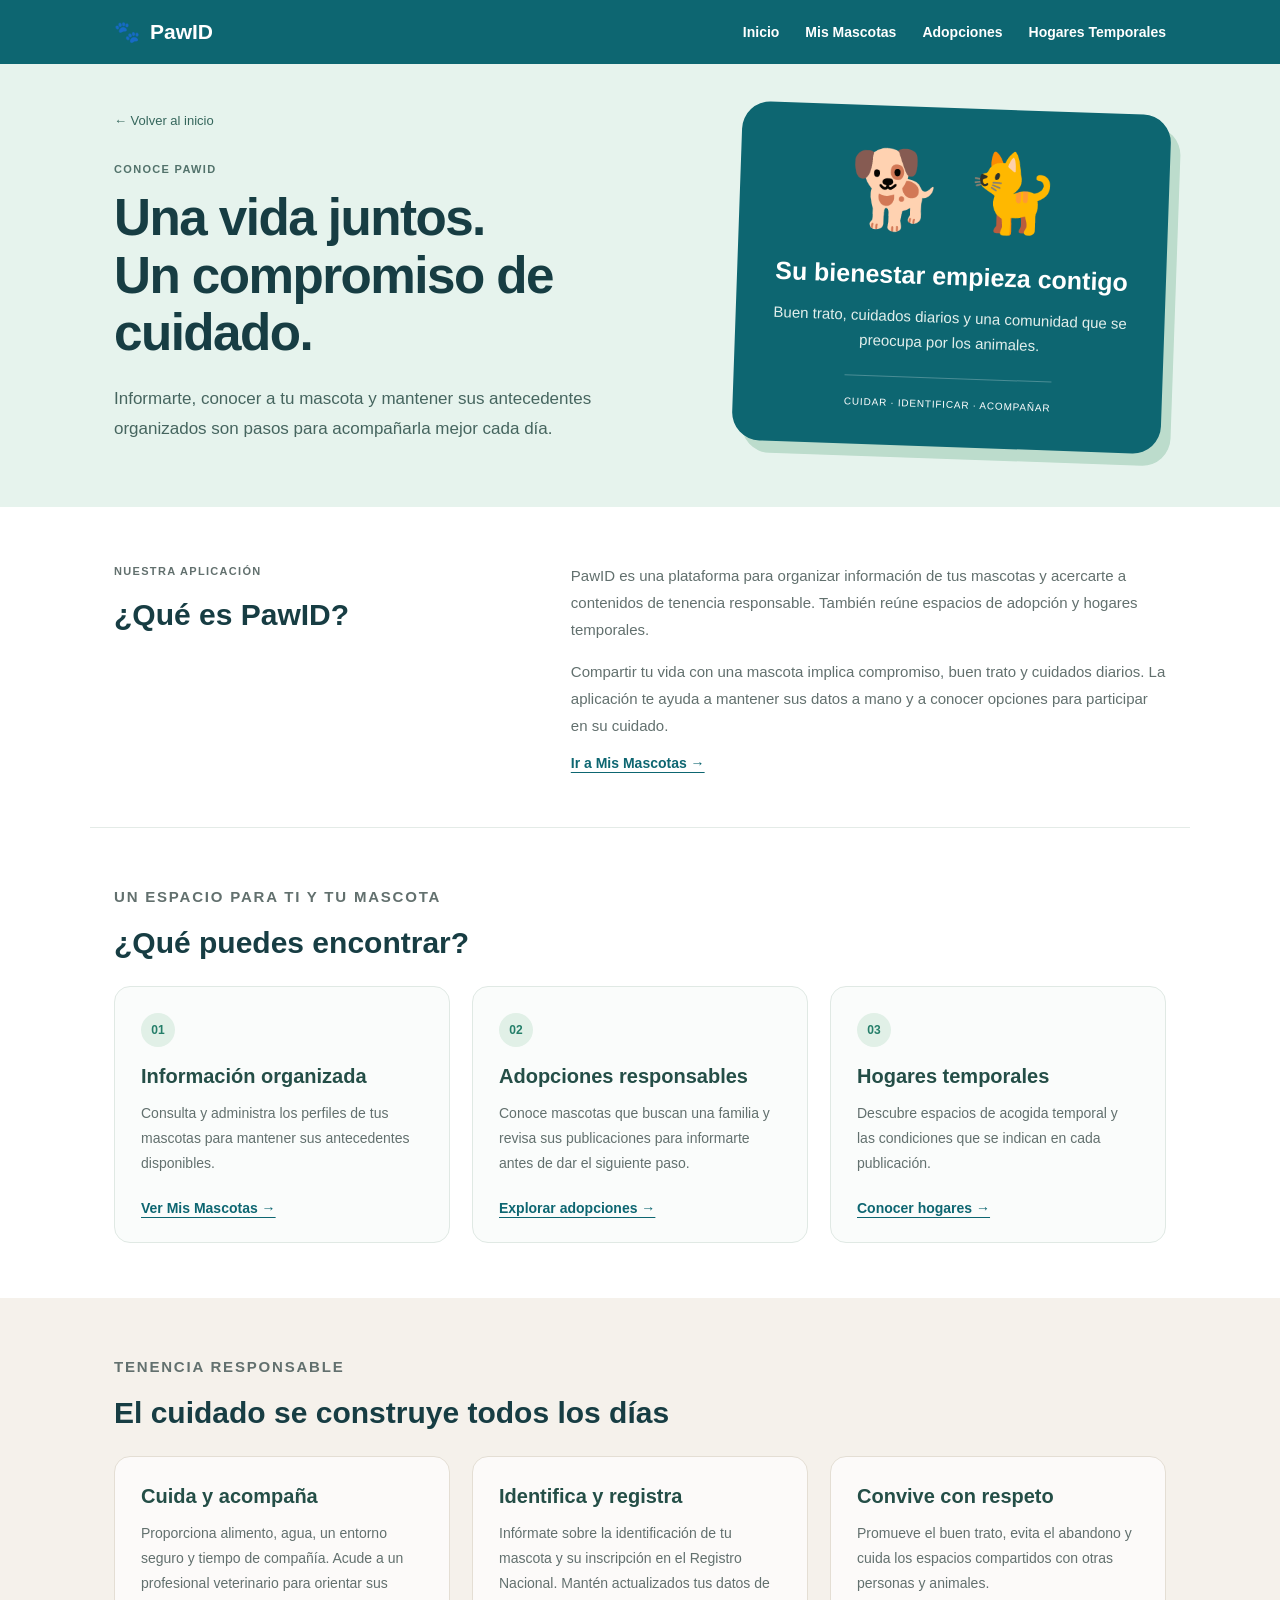
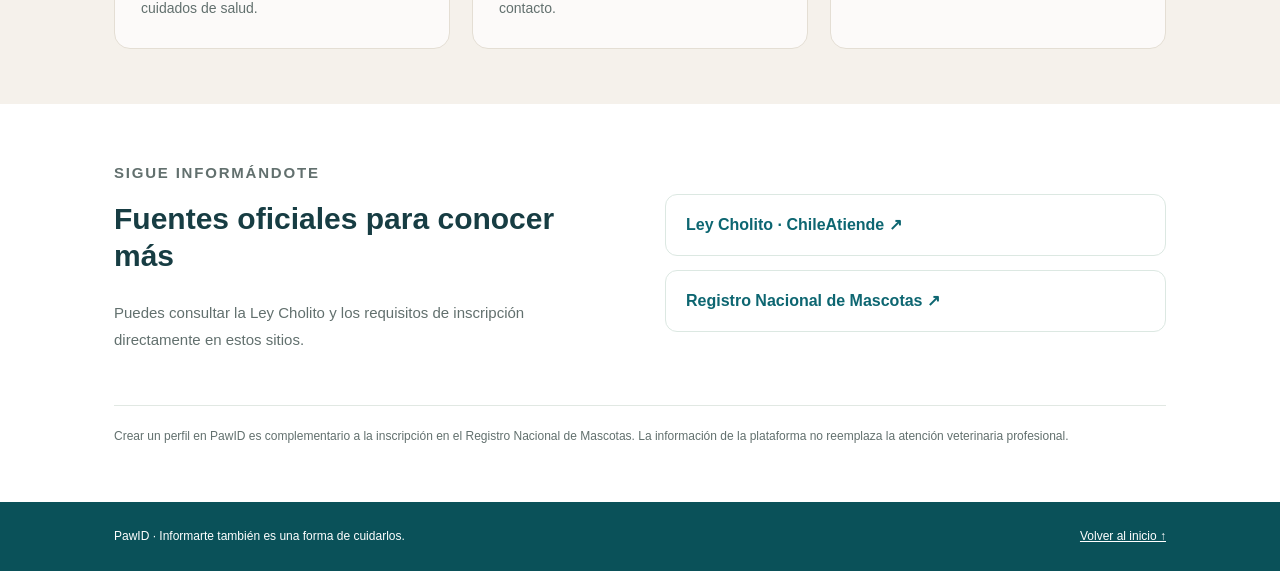
<file: templates/conocer-mas.html>
<!DOCTYPE html>
<html lang="es">
<head>
  <meta charset="UTF-8">
  <meta name="viewport" content="width=device-width, initial-scale=1.0">
  <meta name="description" content="Conoce PawID: información de mascotas, tenencia responsable, adopciones y hogares temporales.">
  <title>Conoce PawID | Tenencia responsable</title>
  <link rel="stylesheet" href="/css/styles.css?v=12">
  <link rel="stylesheet" href="/css/conocer-mas.css?v=1">
</head>
<body>
  <header class="info-header"><nav aria-label="Navegación principal"><a class="info-brand" href="/templates/index.html"><span aria-hidden="true">🐾</span> PawID</a><a href="/templates/index.html">Inicio</a><a href="/templates/index.html#mascotas">Mis Mascotas</a><a href="/templates/index.html#adopciones">Adopciones</a><a href="/templates/index.html#hogares">Hogares Temporales</a></nav></header>
  <main>
    <section class="info-banner" aria-labelledby="info-title">
      <div class="info-banner-inner">
        <div><a class="info-back" href="/templates/index.html">← Volver al inicio</a><p class="info-eyebrow">CONOCE PAWID</p><h1 id="info-title">Una vida juntos.<br>Un compromiso de cuidado.</h1><p class="info-intro">Informarte, conocer a tu mascota y mantener sus antecedentes organizados son pasos para acompañarla mejor cada día.</p></div>
        <div class="info-banner-card"><span class="info-animals" aria-hidden="true">🐕 🐈</span><h2>Su bienestar empieza contigo</h2><p>Buen trato, cuidados diarios y una comunidad que se preocupa por los animales.</p><span class="info-tag">CUIDAR · IDENTIFICAR · ACOMPAÑAR</span></div>
      </div>
    </section>
    <section class="info-section info-about" aria-labelledby="about-title"><div><p class="info-eyebrow">NUESTRA APLICACIÓN</p><h2 id="about-title">¿Qué es PawID?</h2></div><div><p>PawID es una plataforma para organizar información de tus mascotas y acercarte a contenidos de tenencia responsable. También reúne espacios de adopción y hogares temporales.</p><p>Compartir tu vida con una mascota implica compromiso, buen trato y cuidados diarios. La aplicación te ayuda a mantener sus datos a mano y a conocer opciones para participar en su cuidado.</p><a class="info-text-link" href="/templates/index.html#mascotas">Ir a Mis Mascotas →</a></div></section>
    <section class="info-section" aria-labelledby="features-title"><p class="info-eyebrow">UN ESPACIO PARA TI Y TU MASCOTA</p><h2 id="features-title">¿Qué puedes encontrar?</h2><div class="info-grid">
      <article><span class="info-card-number">01</span><h3>Información organizada</h3><p>Consulta y administra los perfiles de tus mascotas para mantener sus antecedentes disponibles.</p><a href="/templates/index.html#mascotas">Ver Mis Mascotas →</a></article>
      <article><span class="info-card-number">02</span><h3>Adopciones responsables</h3><p>Conoce mascotas que buscan una familia y revisa sus publicaciones para informarte antes de dar el siguiente paso.</p><a href="/templates/index.html#adopciones">Explorar adopciones →</a></article>
      <article><span class="info-card-number">03</span><h3>Hogares temporales</h3><p>Descubre espacios de acogida temporal y las condiciones que se indican en cada publicación.</p><a href="/templates/index.html#hogares">Conocer hogares →</a></article>
    </div></section>
    <section class="info-care-section"><div class="info-section"><p class="info-eyebrow">TENENCIA RESPONSABLE</p><h2>El cuidado se construye todos los días</h2><div class="info-grid"><article><h3>Cuida y acompaña</h3><p>Proporciona alimento, agua, un entorno seguro y tiempo de compañía. Acude a un profesional veterinario para orientar sus cuidados de salud.</p></article><article><h3>Identifica y registra</h3><p>Infórmate sobre la identificación de tu mascota y su inscripción en el Registro Nacional. Mantén actualizados tus datos de contacto.</p></article><article><h3>Convive con respeto</h3><p>Promueve el buen trato, evita el abandono y cuida los espacios compartidos con otras personas y animales.</p></article></div></div></section>
    <section class="info-section info-sources" aria-labelledby="sources-title"><div><p class="info-eyebrow">SIGUE INFORMÁNDOTE</p><h2 id="sources-title">Fuentes oficiales para conocer más</h2><p>Puedes consultar la Ley Cholito y los requisitos de inscripción directamente en estos sitios.</p></div><div class="info-source-links"><a href="https://www.chileatiende.gob.cl/fichas/51436-ley-de-tenencia-responsable-de-mascotas-y-animales-de-compania-ley-cholito" target="_blank" rel="noopener noreferrer">Ley Cholito · ChileAtiende ↗<span class="info-sr"> (abre otra pestaña)</span></a><a href="https://www.registratumascota.cl/" target="_blank" rel="noopener noreferrer">Registro Nacional de Mascotas ↗<span class="info-sr"> (abre otra pestaña)</span></a></div><p class="info-note">Crear un perfil en PawID es complementario a la inscripción en el Registro Nacional de Mascotas. La información de la plataforma no reemplaza la atención veterinaria profesional.</p></section>
  </main>
  <footer class="info-footer"><span>PawID · Informarte también es una forma de cuidarlos.</span><a href="/templates/index.html">Volver al inicio ↑</a></footer>
</body>
</html>
</file>
<file: css/styles.css>
:root {

  --teal: #0d6671;

  --teal-dark: #07515a;

  --mint: #1f8b73;

  --coral: #e98678;

  --coral-dark: #d97164;

  --ink: #111827;

  --muted: #7f858b;

  --line: #d9d9d9;

  --surface: #ffffff;

  --soft: #f2eeee;

  --page: #f7f7f7;

}



* { box-sizing: border-box; }

html { scroll-behavior: smooth; }

body {

  margin: 0;

  min-height: 100vh;

  font-family: "Trebuchet MS", "Segoe UI", Arial, sans-serif;

  color: var(--ink);

  background: #fff;

}

button, input, select, textarea { font: inherit; }

button { cursor: pointer; }



/* ===== Barra superior inspirada en los mockups ===== */

.topbar {

  height: 58px;

  background: var(--teal);

  position: sticky;

  top: 0;

  z-index: 100;

  box-shadow: 0 1px 0 rgba(0,0,0,.06);

}

.topbar-inner {

  width: min(1180px, calc(100% - 28px));

  height: 100%;

  margin: 0 auto;

  display: grid;

  grid-template-columns: auto 1fr auto;

  align-items: center;

  gap: 20px;

}

.brand {

  width: 38px;

  height: 38px;

  padding: 0;

  border: 0;

  background: #6b9ba0;

  border-radius: 50%;

  display: grid;

  place-items: center;

  color: #fff;

}

.brand-mark { font-size: 20px; filter: grayscale(.3); }

.main-nav { display: flex; align-items: center; gap: 14px; }

.nav-link {

  border: 0;

  background: transparent;

  color: #fff;

  font-weight: 700;

  font-size: 16px;

  padding: 8px 0;

}

.nav-link:hover, .nav-link.active { text-decoration: underline; text-underline-offset: 5px; }

.nav-separator { color: rgba(255,255,255,.92); font-size: 23px; line-height: 1; }

.topbar-actions { display: flex; align-items: center; gap: 16px; position: relative; }

.search-box {

  width: 220px;

  height: 34px;

  display: flex;

  align-items: center;

  background: #f5f5f5;

  border: 1px solid rgba(0,0,0,.12);

  border-radius: 3px;

  overflow: hidden;

}

.search-box input { flex: 1; min-width: 0; border: 0; outline: 0; background: transparent; padding: 0 10px; font-size: 12px; color: #555; }

.search-box span { color: #888; padding: 0 10px; }

.account-button {

  width: 31px;

  height: 31px;

  border: 1.5px solid white;

  color: white;

  background: transparent;

  border-radius: 50%;

  display: grid;

  place-items: center;

  font-size: 18px;

}

.account-menu {

  position: absolute;

  right: 0;

  top: 44px;

  width: 190px;

  background: #fff;

  color: #222;

  border-radius: 10px;

  box-shadow: 0 12px 30px rgba(0,0,0,.18);

  padding: 12px;

  z-index: 120;

}

.account-name { margin: 0 0 8px; font-weight: 700; font-size: 14px; }

.account-menu button { width: 100%; border: 0; background: #f1f1f1; border-radius: 7px; padding: 9px; text-align: left; margin-top: 6px; }



/* ===== Vistas ===== */

.view-section { display: none; min-height: calc(100vh - 58px); }

.view-section.active-view { display: block; }

.section-shell { width: min(1050px, calc(100% - 40px)); margin: 0 auto; padding: 58px 0 70px; }

.eyebrow { display: inline-block; color: #868686; font-size: 11px; letter-spacing: .06em; font-weight: 800; margin-bottom: 7px; }

.section-heading h1, .about-copy h2, .welcome-panel h1 { margin: 0; color: #8a8a8a; font-weight: 700; }

.section-heading h1 { font-size: 38px; color: #111; }

.section-heading p { margin: 8px 0 0; color: #777; }

.centered-heading { text-align: center; margin-bottom: 34px; }

.split-heading { display: flex; align-items: end; justify-content: space-between; gap: 25px; margin-bottom: 30px; }



/* ===== Login ===== */

.auth-screen {

  min-height: calc(100vh - 58px);

  display: grid;

  place-items: center;

  background: #fff;

  padding: 48px 20px 70px;

}

.auth-card { width: 350px; text-align: center; }

.auth-card h1, .register-card h1 { margin: 0; color: #8f8f8f; font-size: 34px; letter-spacing: -.02em; }

.auth-subtitle { color: #9a9a9a; font-size: 12px; margin: 14px 0 31px; }

.auth-subtitle button, .switch-auth button { border: 0; background: none; color: var(--teal); font-weight: 700; padding: 0; }

.auth-form { display: flex; flex-direction: column; text-align: left; }

.auth-form label { color: #8f8f8f; font-size: 12px; letter-spacing: .16em; margin: 0 0 8px; }

.auth-form input, .auth-form select, .publication-form input, .publication-form select, .publication-form textarea, .filter-row select {

  width: 100%;

  border: 0;

  outline: none;

  background: #efeded;

  border-radius: 7px;

  padding: 15px 17px;

  color: #666;

}

.auth-form input { margin-bottom: 22px; }

.auth-form.compact input { margin-bottom: 15px; }

.btn { border: 0; border-radius: 10px; padding: 14px 23px; font-weight: 800; text-decoration: none; display: inline-flex; justify-content: center; align-items: center; gap: 10px; transition: transform .16s ease, filter .16s ease; }

.btn:hover { transform: translateY(-1px); filter: brightness(.98); }

.btn-green { background: var(--mint); color: #fff; }

.btn-coral { background: var(--coral); color: #fff; }

.auth-card .btn-green { width: 215px; align-self: center; margin-top: 1px; }

.btn-google { width: 330px; max-width: 100%; margin: 20px auto 0; background: var(--coral); color: white; }

.google-g { font-family: Arial, sans-serif; font-weight: 900; color: #4285f4; background: #fff; width: 24px; height: 24px; border-radius: 50%; display: grid; place-items: center; }

.switch-auth { font-size: 12px; color: #9a9a9a; margin-top: 15px; }

.auth-text-button {
  border: 0;
  background: transparent;
  color: var(--teal);
  font-size: 12px;
  font-weight: 800;
  margin: 12px auto 0;
  padding: 4px 8px;
  cursor: pointer;
}
.auth-text-button:hover { text-decoration: underline; }
.password-recovery-box { width: min(480px, 100%); }
.password-recovery-box .publication-form { margin-top: 18px; }

.form-message { margin: -7px 0 12px; padding: 9px 11px; border-radius: 6px; background: #eef7f2; color: #27705e; font-size: 12px; }

.form-message.error, .error { background: #fff0ee; color: #b3493d; }



/* ===== Sobre / inicio ===== */

.about-section {

  width: min(720px, calc(100% - 40px));

  min-height: 470px;

  margin: 0 auto;

  display: grid;

  grid-template-columns: 1.15fr .85fr;

  align-items: center;

  gap: 70px;

  padding: 70px 0 90px;

}

.about-copy h2 { font-size: 36px; margin-bottom: 18px; }

.about-copy p { color: #656565; line-height: 1.6; font-size: 14px; margin: 0 0 20px; }

.about-visual {

  height: 300px;

  border-radius: 7px;

  background: #efeded;

  display: grid;

  place-items: center;

  color: #948b98;

  font-size: 42px;

  line-height: 1.15;

}

.welcome-panel {

  width: min(900px, calc(100% - 40px));

  margin: 0 auto;

  min-height: 420px;

  padding: 85px 0 55px;

  display: grid;

  grid-template-columns: 1.25fr .75fr;

  gap: 65px;

  align-items: center;

}

.welcome-panel h1 { color: #111; font-size: 42px; line-height: 1.08; margin-bottom: 18px; }

.welcome-panel p { color: #727272; line-height: 1.65; margin-bottom: 23px; }

.welcome-visual { height: 250px; background: #f0eeee; display: grid; place-items: center; border-radius: 8px; font-size: 75px; color: #9a919d; }

.responsible-strip {

  background: #faf8f6;

  border-top: 1px solid #eee6e1;

  border-bottom: 1px solid #eee6e1;

  padding: 36px max(20px, calc((100% - 900px)/2));

  display: grid;

  grid-template-columns: 1fr 1fr;

  gap: 40px;

  align-items: center;

}

.responsible-strip h3 { margin: 0; font-size: 23px; }

.responsible-strip p { margin: 0; color: #727272; line-height: 1.6; }



/* ===== Registro usuario ===== */

.register-layout { min-height: calc(100vh - 58px); display: grid; place-items: start center; padding: 52px 20px 80px; }

.register-card { width: 360px; text-align: center; }

.register-card .btn-green { width: 195px; align-self: center; margin-top: 6px; }



/* ===== Mis mascotas ===== */

.empty-state { border: 1px dashed #cfcfcf; border-radius: 12px; padding: 48px 25px; text-align: center; background: #fafafa; color: #666; }

.register-auth-warning {
  width: min(760px, 100%);
  margin: 0 auto;
}
.register-auth-warning .btn { margin-top: 12px; }

.empty-icon { font-size: 44px; margin-bottom: 8px; }

.pet-grid { display: grid; grid-template-columns: repeat(3, minmax(0, 1fr)); gap: 22px; }

.pet-card { background: #f3efef; border-radius: 12px; padding: 17px; min-height: 330px; display: flex; flex-direction: column; }

.pet-photo { width: 100%; height: 170px; border-radius: 9px; background: #ddd; object-fit: cover; display: grid; place-items: center; font-size: 48px; overflow: hidden; }

.pet-photo img { width: 100%; height: 100%; object-fit: cover; }

.pet-card h3 { font-size: 25px; margin: 13px 0 7px; }

.pet-meta { color: #666; font-size: 13px; line-height: 1.45; flex: 1; }

.pet-actions { display: flex; gap: 10px; margin-top: 15px; }

.pet-actions button { flex: 1; }

.success-banner { background: #e7f4ed; color: #2a6955; padding: 12px 15px; border-radius: 8px; margin-bottom: 18px; }



/* ===== Avisos adopción ===== */

.notices-shell { max-width: 980px; }

.toolbar { display: flex; justify-content: space-between; align-items: end; gap: 20px; margin-bottom: 35px; padding: 18px; background: #faf8f8; border-radius: 10px; }

.filter-row { display: flex; gap: 12px; flex-wrap: wrap; flex: 1; }

.filter-row label { color: #666; font-size: 12px; font-weight: 700; min-width: 145px; }

.filter-row select { margin-top: 6px; padding: 10px 12px; border: 1px solid #d8d1d1; background: white; }

.notice-list { display: flex; flex-direction: column; gap: 30px; }

.notice-row { display: grid; grid-template-columns: minmax(0, 1.6fr) 250px; gap: 70px; align-items: center; }

.notice-row.reverse { grid-template-columns: 250px minmax(0, 1.6fr); }

.notice-row.reverse .notice-card { order: 2; }

.notice-row.reverse .notice-image { order: 1; }

.notice-card { background: #f1eded; border-radius: 10px; padding: 20px 23px; min-height: 190px; display: flex; flex-direction: column; align-items: center; text-align: center; }

.notice-card h2 { font-size: 31px; margin: 0 0 7px; font-weight: 500; }

.notice-card p { margin: 0; line-height: 1.35; text-align: left; width: 100%; font-size: 15px; }

.notice-tags { width: 100%; display: flex; gap: 8px; margin: 12px 0; flex-wrap: wrap; }

.tag { background: #fff; color: #656565; border-radius: 999px; padding: 5px 10px; font-size: 11px; }

.notice-actions { margin-top: auto; display: flex; gap: 10px; justify-content: center; width: 100%; }

.notice-actions .btn { padding: 11px 26px; min-width: 132px; }

.notice-image { width: 250px; height: 250px; border-radius: 13px; overflow: hidden; background: #eee; }

.notice-image img { width: 100%; height: 100%; object-fit: cover; }



/* ===== Hogares temporales ===== */

.temporary-grid { display: grid; grid-template-columns: repeat(2, minmax(0, 1fr)); gap: 24px; }

.home-card { background: #f2eeee; border-radius: 12px; padding: 22px; display: grid; grid-template-columns: 72px 1fr; gap: 18px; align-items: start; }

.home-avatar { width: 72px; height: 72px; border-radius: 50%; background: var(--teal); color: white; display: grid; place-items: center; font-size: 28px; }

.home-card h3 { margin: 0 0 5px; font-size: 23px; }

.home-card p { margin: 0 0 10px; color: #626262; line-height: 1.45; }

.home-meta { display: flex; gap: 8px; flex-wrap: wrap; margin-bottom: 13px; }

.status { display: inline-flex; align-items: center; gap: 6px; font-size: 12px; font-weight: 800; color: #32745f; }

.status::before { content: ""; width: 8px; height: 8px; background: #39a37c; border-radius: 50%; }

.home-actions { display: flex; gap: 9px; flex-wrap: wrap; }

.home-actions .btn { padding: 9px 14px; font-size: 12px; }



/* ===== Modales ===== */

.modal-overlay { position: fixed; inset: 0; z-index: 500; background: rgba(0,0,0,.42); display: grid; place-items: center; padding: 20px; }

.modal-overlay[hidden] { display: none !important; }

.modal-box { width: min(520px, 100%); max-height: 92vh; overflow: auto; background: #fff; border-radius: 15px; padding: 29px; position: relative; box-shadow: 0 24px 70px rgba(0,0,0,.24); }

.modal-close { position: absolute; right: 16px; top: 12px; border: 0; background: transparent; font-size: 31px; color: #777; }

.modal-box h2 { margin: 0 0 8px; }

.modal-description { color: #777; margin: 0 0 22px; }

.publication-form { display: flex; flex-direction: column; gap: 14px; }

.publication-form label { color: #666; font-size: 12px; font-weight: 700; }

.publication-form input, .publication-form select, .publication-form textarea { margin-top: 7px; }

.publication-form textarea { resize: vertical; }

.two-cols { display: grid; grid-template-columns: 1fr 1fr; gap: 12px; }

.contact-box { text-align: center; width: min(420px, 100%); }

.contact-icon { font-size: 48px; color: var(--coral); }



/* ===== Responsive ===== */

@media (max-width: 900px) {

  .topbar { height: auto; }

  .topbar-inner { min-height: 58px; grid-template-columns: auto 1fr auto; gap: 8px; }

  .main-nav { gap: 8px; overflow-x: auto; }

  .nav-link { white-space: nowrap; font-size: 13px; }

  .nav-separator { display: none; }

  .search-box { display: none; }

  .about-section, .welcome-panel { grid-template-columns: 1fr; gap: 28px; width: min(620px, calc(100% - 40px)); }

  .welcome-visual, .about-visual { height: 220px; }

  .responsible-strip { grid-template-columns: 1fr; }

  .notice-row, .notice-row.reverse { grid-template-columns: 1fr; gap: 15px; }

  .notice-row.reverse .notice-card, .notice-row.reverse .notice-image { order: initial; }

  .notice-image { width: 100%; height: 300px; }

  .pet-grid { grid-template-columns: repeat(2, 1fr); }

  .temporary-grid { grid-template-columns: 1fr; }

}

@media (max-width: 620px) {

  .topbar-inner { width: calc(100% - 16px); }

  .brand { width: 34px; height: 34px; }

  .main-nav { padding: 0 3px; }

  .nav-link { font-size: 12px; }

  .section-shell { width: calc(100% - 28px); padding-top: 36px; }

  .auth-screen { padding-top: 34px; }

  .auth-card, .register-card { width: min(350px, 100%); }

  .split-heading { align-items: stretch; flex-direction: column; }

  .toolbar { align-items: stretch; flex-direction: column; }

  .filter-row { flex-direction: column; }

  .filter-row label { width: 100%; }

  .pet-grid { grid-template-columns: 1fr; }

  .two-cols { grid-template-columns: 1fr; }

  .about-section { padding: 50px 0; }

  .notice-image { height: 235px; }

}





/* ===== Adopciones: tarjetas tipo catálogo ===== */

.adoption-filters input {

  width: 100%;

  margin-top: 6px;

  padding: 10px 12px;

  border: 1px solid #d8d1d1;

  border-radius: 7px;

  background: #fff;

  color: #555;

  outline: none;

}



.adoption-grid {

  display: grid;

  grid-template-columns: repeat(3, minmax(0, 1fr));

  gap: 26px;

  align-items: start;

}



.adoption-empty { grid-column: 1 / -1; }



.adoption-card {

  background: #fff;

  border: 1px solid #e9e3de;

  border-radius: 20px;

  overflow: hidden;

  box-shadow: 0 8px 26px rgba(31, 42, 38, .08);

  transition: transform .18s ease, box-shadow .18s ease;

}



.adoption-card:hover {

  transform: translateY(-3px);

  box-shadow: 0 14px 34px rgba(31, 42, 38, .12);

}



.adoption-card-image {

  position: relative;

  width: 100%;

  height: 285px;

  overflow: hidden;

  background: #eee9e3;

}



.adoption-card-image img,

.adoption-detail-image img {

  width: 100%;

  height: 100%;

  object-fit: cover;

  display: block;

}



.adoption-image-placeholder {

  width: 100%;

  height: 100%;

  display: grid;

  place-items: center;

  font-size: 58px;

  background: #eee9e3;

}



.adoption-type-badge {

  position: absolute;

  left: 14px;

  top: 14px;

  padding: 7px 11px;

  border-radius: 999px;

  background: rgba(255,255,255,.93);

  color: var(--teal-dark);

  font-size: 11px;

  font-weight: 800;

  box-shadow: 0 4px 16px rgba(0,0,0,.08);

}



.adoption-card-body { padding: 18px; }



.adoption-card-title-row {

  display: flex;

  align-items: flex-start;

  justify-content: space-between;

  gap: 12px;

}



.adoption-card h2 {

  margin: 0;

  font-size: 25px;

  line-height: 1.05;

  color: #202522;

}



.adoption-breed {

  margin: 5px 0 0;

  color: #716b66;

  font-size: 13px;

}



.adoption-age {

  flex: 0 0 auto;

  background: #f4efe9;

  color: #5f5a55;

  border-radius: 999px;

  padding: 6px 9px;

  font-size: 11px;

  font-weight: 800;

}



.adoption-description {

  margin: 14px 0;

  color: #5f625f;

  line-height: 1.45;

  font-size: 13px;

  min-height: 56px;

}



.adoption-card-meta {

  display: grid;

  gap: 7px;

  margin-bottom: 16px;

  color: #626864;

  font-size: 12px;

}



.adoption-view-button {

  width: 100%;

  border: 0;

  border-radius: 12px;

  padding: 12px 14px;

  background: var(--teal);

  color: #fff;

  font-weight: 800;

  display: flex;

  align-items: center;

  justify-content: space-between;

}



.adoption-view-button:hover { background: var(--teal-dark); }



.adoption-owner-actions {

  display: flex;

  gap: 8px;

  flex-wrap: wrap;

  margin-top: 10px;

}



.adoption-owner-actions button {

  border: 1px solid #ddd5cf;

  background: #faf7f4;

  color: #645f5a;

  border-radius: 8px;

  padding: 7px 9px;

  font-size: 11px;

  font-weight: 700;

}



.adoption-extra-fields { margin-top: 4px; }



.adoption-detail-modal-box { width: min(860px, 100%); padding: 24px; }

.adoption-detail-layout { display: grid; grid-template-columns: .9fr 1.1fr; gap: 28px; align-items: stretch; }

.adoption-detail-image { min-height: 430px; border-radius: 16px; overflow: hidden; background: #eee9e3; }

.adoption-detail-content { padding: 14px 10px 8px 0; }

.adoption-detail-kicker { color: var(--teal); font-size: 11px; font-weight: 900; letter-spacing: .08em; text-transform: uppercase; }

.adoption-detail-content h2 { font-size: 36px; margin: 6px 0 3px; color: #202522; }

.adoption-detail-breed { margin: 0 0 18px; color: #77716c; font-weight: 700; }

.adoption-detail-description { color: #5e625f; line-height: 1.58; }

.adoption-detail-grid { display: grid; grid-template-columns: repeat(2, minmax(0,1fr)); gap: 12px; margin: 22px 0; }

.adoption-detail-grid > div { background: #f8f5f1; border-radius: 11px; padding: 12px; }

.adoption-detail-grid span { display: block; color: #8a837d; font-size: 10px; font-weight: 800; text-transform: uppercase; margin-bottom: 5px; }

.adoption-detail-grid strong { color: #313633; font-size: 13px; }



@media (max-width: 900px) {

  .adoption-grid { grid-template-columns: repeat(2, minmax(0, 1fr)); }

  .adoption-detail-layout { grid-template-columns: 1fr; }

  .adoption-detail-image { min-height: 320px; }

}



@media (max-width: 620px) {

  .adoption-grid { grid-template-columns: 1fr; }

  .adoption-card-image { height: 300px; }

  .adoption-detail-grid { grid-template-columns: 1fr; }

}


/* ===== Buscadores dentro de filtros ===== */

.filter-search {
  min-width: 165px;
}

.filter-search-box {
  width: 100%;
  height: 39px;
  margin-top: 6px;
  display: flex;
  align-items: center;
  background: #fff;
  border: 1px solid #d8d1d1;
  border-radius: 7px;
  overflow: hidden;
}

.filter-search-box input {
  flex: 1;
  min-width: 0;
  height: 100%;
  margin: 0 !important;
  padding: 0 6px 0 12px !important;
  border: 0 !important;
  border-radius: 0 !important;
  outline: none;
  background: transparent !important;
  color: #555;
  font-size: 12px;
}

.filter-search-box span {
  flex: 0 0 auto;
  padding: 0 10px;
  color: #777;
  font-size: 16px;
  line-height: 1;
}

/* Mantiene alineados los buscadores con los select de los filtros. */
.adoption-filters,
.home-filters {
  align-items: end;
}

@media (max-width: 620px) {
  .filter-search {
    width: 100%;
  }
}

/* =========================================================
   AJUSTE FINAL - FILTROS CON REGION Y COMUNA
   ========================================================= */

.notices-shell {
  max-width: 1220px;
}

.toolbar {
  display: grid;
  grid-template-columns: minmax(0, 1fr) auto;
  align-items: end;
  gap: 18px;
  margin-bottom: 35px;
  padding: 18px;
  background: #faf8f8;
  border-radius: 10px;
}

.adoption-filters {
  display: grid;
  grid-template-columns:
    minmax(150px, 1.2fr)
    minmax(110px, .8fr)
    minmax(135px, 1fr)
    minmax(105px, .75fr)
    minmax(170px, 1.25fr)
    minmax(135px, 1fr);
  gap: 12px;
  align-items: end;
}

.home-filters {
  display: grid;
  grid-template-columns:
    minmax(165px, 1.15fr)
    minmax(115px, .8fr)
    minmax(110px, .75fr)
    minmax(180px, 1.3fr)
    minmax(140px, 1fr);
  gap: 12px;
  align-items: end;
}

.adoption-filters label,
.home-filters label {
  min-width: 0;
  width: 100%;
}

.filter-search {
  min-width: 0 !important;
  width: 100%;
}

.filter-search-box {
  position: relative;
  width: 100%;
  height: auto;
  margin-top: 6px;
  display: block;
  overflow: visible;
  border: 0;
  background: transparent;
}

.filter-search-box input {
  width: 100% !important;
  height: 42px !important;
  margin: 0 !important;
  padding: 0 38px 0 13px !important;
  background: #fff !important;
  border: 1px solid #d8d1d1 !important;
  border-radius: 7px !important;
  outline: none;
  color: #555;
  font-size: 13px;
}

.filter-search-box span {
  position: absolute;
  right: 12px;
  top: 50%;
  transform: translateY(-50%);
  padding: 0;
  margin: 0;
  color: #777;
  font-size: 17px;
  line-height: 1;
  pointer-events: none;
}

.adoption-filters select,
.home-filters select {
  height: 42px;
  margin-top: 6px;
  padding: 0 12px;
}

.adoption-filters select:disabled,
.home-filters select:disabled,
.publication-form select:disabled {
  opacity: .65;
  cursor: not-allowed;
}

.toolbar > .btn {
  min-height: 42px;
  white-space: nowrap;
  align-self: end;
}

.publication-location-fields {
  margin-top: 2px;
}

@media (max-width: 1180px) {
  .adoption-filters {
    grid-template-columns: repeat(3, minmax(0, 1fr));
  }

  .home-filters {
    grid-template-columns: repeat(3, minmax(0, 1fr));
  }
}

@media (max-width: 900px) {
  .toolbar {
    grid-template-columns: 1fr;
  }

  .adoption-filters,
  .home-filters {
    grid-template-columns: repeat(2, minmax(0, 1fr));
  }

  .toolbar > .btn {
    justify-self: start;
  }
}

@media (max-width: 620px) {
  .adoption-filters,
  .home-filters {
    grid-template-columns: 1fr;
  }

  .toolbar > .btn {
    width: 100%;
  }
}


/* =========================================================
   AJUSTE VISUAL FINAL - FILTROS REGIÓN / COMUNA
   ========================================================= */

.notices-shell {
  max-width: 1180px;
}

.toolbar {
  display: grid;
  grid-template-columns: minmax(0, 1fr) auto;
  align-items: end;
  gap: 22px;
  padding: 18px 20px;
}

/* ADOPCIONES
   Fila 1: Buscar | Especie | Raza | Tamaño
   Fila 2: Región | Comuna
*/
.adoption-filters {
  display: grid;
  grid-template-columns: repeat(4, minmax(0, 1fr));
  gap: 14px 16px;
  align-items: end;
}

/* HOGARES TEMPORALES
   Fila 1: Buscar | Especie | Tamaño
   Fila 2: Región | Comuna
*/
.home-filters {
  display: grid;
  grid-template-columns: repeat(3, minmax(0, 1fr));
  gap: 14px 16px;
  align-items: end;
}

.adoption-filters label,
.home-filters label {
  min-width: 0;
  width: 100%;
}

.adoption-filters input,
.adoption-filters select,
.home-filters input,
.home-filters select {
  min-width: 0;
  height: 42px;
}

.toolbar > .btn {
  min-width: 190px;
  min-height: 42px;
  align-self: end;
  margin-bottom: 0;
}

@media (max-width: 1050px) {
  .notices-shell {
    max-width: 980px;
  }

  .adoption-filters {
    grid-template-columns: repeat(3, minmax(0, 1fr));
  }

  .home-filters {
    grid-template-columns: repeat(3, minmax(0, 1fr));
  }
}

@media (max-width: 900px) {
  .toolbar {
    grid-template-columns: 1fr;
  }

  .adoption-filters,
  .home-filters {
    grid-template-columns: repeat(2, minmax(0, 1fr));
  }

  .toolbar > .btn {
    justify-self: start;
  }
}

@media (max-width: 620px) {
  .adoption-filters,
  .home-filters {
    grid-template-columns: 1fr;
  }

  .toolbar > .btn {
    width: 100%;
  }
}

/* X de cierre de la ficha de adopción */
/* =========================================
   X ROJA PARA TODOS LOS MODALES
   ========================================= */

#adoption-detail-close,
#btn-cerrar-detalle-mascota,
#btn-cancelar-modal,
#publication-close,
#contact-close,
#google-password-close {
  position: absolute !important;
  top: 14px !important;
  right: 14px !important;

  width: 40px !important;
  height: 40px !important;

  padding: 0 !important;
  margin: 0 !important;

  border: none !important;
  border-radius: 50% !important;

  background: #e85f55 !important;
  color: #ffffff !important;

  font-size: 25px !important;
  font-weight: 700 !important;
  line-height: 1 !important;

  display: flex !important;
  align-items: center !important;
  justify-content: center !important;

  box-shadow: 0 5px 14px rgba(0, 0, 0, 0.18) !important;

  cursor: pointer;
  z-index: 50;

  transition:
    background 0.2s ease,
    transform 0.2s ease;
}

#adoption-detail-close:hover,
#btn-cerrar-detalle-mascota:hover,
#btn-cancelar-modal:hover,
#publication-close:hover,
#contact-close:hover,
#google-password-close:hover {
  background: #d94d44 !important;
  transform: scale(1.06);
}

/* CELULAR */
@media (max-width: 620px) {

  #adoption-detail-close,
  #btn-cerrar-detalle-mascota,
  #btn-cancelar-modal,
  #publication-close,
  #contact-close,
  #google-password-close {
    width: 36px !important;
    height: 36px !important;

    top: 10px !important;
    right: 10px !important;

    font-size: 22px !important;
  }
}

/* =====================================================
   X ROJA FIJA DURANTE EL SCROLL DEL FORMULARIO
   ===================================================== */

.publication-modal-box {
  position: relative;
  max-height: 94vh;
  overflow-y: auto;
}

/* X del formulario Publicar mascota / Hogar temporal */
#publication-close {
  position: sticky !important;

  top: 12px !important;
  right: 12px !important;

  margin-left: auto !important;
  margin-right: 0 !important;
  margin-bottom: -40px !important;

  width: 42px !important;
  height: 42px !important;

  padding: 0 !important;

  border: none !important;
  border-radius: 50% !important;

  background: #e85f55 !important;
  color: #ffffff !important;

  font-size: 26px !important;
  font-weight: 700 !important;
  line-height: 1 !important;

  display: flex !important;
  align-items: center !important;
  justify-content: center !important;

  box-shadow: 0 5px 14px rgba(0, 0, 0, 0.20) !important;

  cursor: pointer;
  z-index: 999 !important;

  transition:
    background 0.2s ease,
    transform 0.2s ease;
}

#publication-close:hover {
  background: #d94d44 !important;
  transform: scale(1.06);
}

/* CELULAR */
@media (max-width: 620px) {

  .publication-modal-box {
    width: calc(100% - 12px);
    max-height: 96vh;
    padding: 18px;
  }

  #publication-close {
    top: 8px !important;

    width: 38px !important;
    height: 38px !important;

    font-size: 23px !important;
  }
}

/* =========================================================
   MEJORAS 16-10-2026 - ADOPCIONES, HOGARES Y MIS MASCOTAS
   ========================================================= */

/* Formularios */
.auth-form textarea {
  width: 100%;
  border: 0;
  outline: none;
  background: #efeded;
  border-radius: 7px;
  padding: 15px 17px;
  color: #666;
  resize: vertical;
  margin-bottom: 15px;
  font: inherit;
}

.field-help {
  display: block;
  margin-top: 6px;
  color: #8a837d;
  font-size: 11px;
  font-weight: 500;
  line-height: 1.4;
}

/* Botones Todas / Mis publicaciones */
.toolbar-actions {
  display: flex;
  align-items: end;
  justify-content: flex-end;
  gap: 8px;
  flex-wrap: wrap;
}

.toolbar-actions .btn {
  min-height: 42px;
  white-space: nowrap;
}

.publication-scope-btn {
  background: #fff;
  color: #56615c;
  border: 1px solid #d9d2cd;
}

.publication-scope-btn.active {
  background: var(--teal);
  border-color: var(--teal);
  color: #fff;
}

.publication-status {
  display: inline-flex;
  align-items: center;
  justify-content: center;
  padding: 6px 9px;
  border-radius: 999px;
  background: #e7f4ed;
  color: #2f705b;
  font-size: 10px;
  font-weight: 900;
  line-height: 1;
}

.publication-status.inactive {
  background: #eee9e5;
  color: #77706b;
}

/* Fotos cuadradas 4:4 */
.adoption-card-image {
  height: auto !important;
  aspect-ratio: 1 / 1;
}

.adoption-card-image img,
.adoption-detail-image img {
  object-position: center;
}

.adoption-photo-count {
  position: absolute;
  right: 12px;
  bottom: 12px;
  padding: 6px 9px;
  border-radius: 999px;
  background: rgba(255, 255, 255, .94);
  color: #555;
  font-size: 11px;
  font-weight: 800;
  box-shadow: 0 3px 12px rgba(0, 0, 0, .10);
}

.adoption-card-image .publication-status {
  position: absolute;
  left: 12px;
  bottom: 12px;
}

.adoption-card.is-inactive,
.home-card.is-inactive {
  opacity: .78;
}

/* Ficha de adopción y carrusel */
.adoption-detail-modal-box {
  width: min(900px, 100%);
  position: relative;
  overflow: auto;
}

.adoption-detail-layout {
  grid-template-columns: minmax(300px, .95fr) minmax(0, 1.05fr);
  align-items: start;
}

.adoption-detail-media {
  position: relative;
  min-width: 0;
}

.adoption-detail-image {
  width: 100%;
  min-height: 0 !important;
  aspect-ratio: 1 / 1;
  border-radius: 16px;
  overflow: hidden;
  background: #eee9e3;
}

.adoption-detail-content {
  padding: 52px 8px 8px 0;
}

.adoption-carousel-arrow {
  position: absolute;
  top: 50%;
  transform: translateY(-50%);
  width: 40px;
  height: 40px;
  border: 0;
  border-radius: 50%;
  background: rgba(255, 255, 255, .92);
  color: #3f4945;
  font-size: 30px;
  line-height: 1;
  display: grid;
  place-items: center;
  cursor: pointer;
  box-shadow: 0 4px 14px rgba(0, 0, 0, .16);
}

.adoption-carousel-arrow.prev {
  left: 12px;
}

.adoption-carousel-arrow.next {
  right: 12px;
}

.adoption-carousel-dots {
  position: absolute;
  left: 50%;
  bottom: 12px;
  transform: translateX(-50%);
  display: flex;
  gap: 7px;
  padding: 7px 9px;
  border-radius: 999px;
  background: rgba(255, 255, 255, .84);
}

.adoption-carousel-dots:empty {
  display: none;
}

.adoption-carousel-dots button {
  width: 8px;
  height: 8px;
  padding: 0;
  border: 0;
  border-radius: 50%;
  background: #b7b0aa;
  cursor: pointer;
}

.adoption-carousel-dots button.active {
  background: var(--teal);
}

/* Ajuste de margen de la X en fichas */
#adoption-detail-close,
#btn-cerrar-detalle-mascota,
#home-detail-close {
  top: 18px !important;
  right: 18px !important;
}

/* Hogares temporales */
.home-card-content {
  min-width: 0;
}

.home-card-heading {
  display: flex;
  align-items: flex-start;
  justify-content: space-between;
  gap: 12px;
  margin-bottom: 10px;
}

.status.inactive {
  color: #77706b;
}

.status.inactive::before {
  background: #9d9792;
}

.home-detail-modal-box {
  width: min(680px, 100%);
  position: relative;
  padding: 34px;
}

#home-detail-close {
  position: absolute !important;
  width: 40px !important;
  height: 40px !important;
  padding: 0 !important;
  border: none !important;
  border-radius: 50% !important;
  background: #e85f55 !important;
  color: #fff !important;
  font-size: 25px !important;
  font-weight: 700 !important;
  line-height: 1 !important;
  display: flex !important;
  align-items: center !important;
  justify-content: center !important;
  box-shadow: 0 5px 14px rgba(0, 0, 0, .18) !important;
  cursor: pointer;
  z-index: 50;
}

#home-detail-close:hover {
  background: #d94d44 !important;
  transform: scale(1.06);
}

.home-detail-header {
  display: flex;
  align-items: center;
  gap: 18px;
  padding-right: 54px;
  margin-bottom: 22px;
}

.home-detail-icon {
  flex: 0 0 auto;
  width: 72px;
  height: 72px;
  border-radius: 18px;
  background: var(--teal);
  color: #fff;
  display: grid;
  place-items: center;
  font-size: 34px;
}

.home-detail-header h2 {
  margin: 5px 0 8px;
  font-size: 31px;
}

.home-detail-status {
  display: inline-flex;
  padding: 6px 10px;
  border-radius: 999px;
  background: #e7f4ed;
  color: #2f705b;
  font-size: 11px;
  font-weight: 900;
}

.home-detail-status.inactive {
  background: #eee9e5;
  color: #77706b;
}

.home-detail-description {
  color: #5e625f;
  line-height: 1.65;
  white-space: pre-wrap;
  margin-bottom: 22px;
}

.home-detail-grid {
  margin: 0 0 22px;
}

.home-detail-actions {
  display: flex;
  gap: 10px;
  flex-wrap: wrap;
}

/* Más información en Mis Mascotas */
.pet-quick-info {
  display: flex;
  flex-wrap: wrap;
  gap: 7px;
  margin: 13px 0 4px;
}

.pet-quick-info span {
  display: inline-flex;
  align-items: center;
  gap: 4px;
  padding: 6px 9px;
  border-radius: 999px;
  background: rgba(255, 255, 255, .72);
  color: #626864;
  font-size: 11px;
  font-weight: 700;
}

@media (max-width: 900px) {
  .adoption-detail-layout {
    grid-template-columns: 1fr;
  }

  .adoption-detail-content {
    padding: 14px 2px 4px;
  }

  .toolbar-actions {
    justify-content: flex-start;
  }
}

@media (max-width: 620px) {
  .adoption-card-image {
    height: auto !important;
    aspect-ratio: 1 / 1;
  }

  .toolbar-actions {
    width: 100%;
  }

  .toolbar-actions .btn {
    flex: 1 1 100%;
    width: 100%;
  }

  .home-card {
    grid-template-columns: 1fr;
  }

  .home-avatar {
    width: 58px;
    height: 58px;
  }

  .home-detail-modal-box {
    padding: 24px 18px;
  }

  #home-detail-close {
    width: 36px !important;
    height: 36px !important;
    top: 10px !important;
    right: 10px !important;
    font-size: 22px !important;
  }

  .home-detail-header {
    padding-right: 38px;
  }

  .home-detail-grid {
    grid-template-columns: 1fr;
  }
}

.btn-outline {
  background: #fff;
  color: #56615c;
  border: 1px solid #d9d2cd;
}


/* ===== Ajustes finales 20.10.26 ===== */
.adoption-grid {
  align-items: stretch;
}
.adoption-card {
  display: flex;
  flex-direction: column;
  height: 100%;
  min-height: 610px;
}
.adoption-card-body {
  display: flex;
  flex: 1 1 auto;
  flex-direction: column;
}
.adoption-card-title-row {
  min-height: 58px;
}
.adoption-description {
  min-height: 58px;
  max-height: 58px;
  overflow: hidden;
  display: -webkit-box;
  -webkit-box-orient: vertical;
  -webkit-line-clamp: 3;
  line-clamp: 3;
}
.adoption-card-meta {
  min-height: 66px;
}
.adoption-view-button { margin-top: auto; }
.adoption-owner-actions { min-height: 34px; }
@media (max-width: 620px) {
  .adoption-card { min-height: 0; }
}

[hidden] { display: none !important; }
.pet-registration-layout:has(#register-pet-card[hidden]) { display: block; width: min(1050px, calc(100% - 40px)); margin: 0 auto; padding: 58px 0 70px; }
.pet-registration-layout .register-auth-warning { width: 100%; max-width: none; margin: 0; box-sizing: border-box; }
.adoption-card { height: 640px; min-height: 0; overflow: hidden; }
.adoption-card-image { height: 260px; flex: 0 0 260px; }
.adoption-card-image img { width: 100%; height: 100%; object-fit: cover; }
.adoption-card-body { min-height: 0; }
.adoption-card-title-row { height: 58px; flex-shrink: 0; overflow: hidden; }
.adoption-card h2, .adoption-breed, .adoption-age, .adoption-card-meta { overflow: hidden; text-overflow: ellipsis; white-space: nowrap; max-width: 100%; }
.adoption-card-title-row > * { min-width: 0; }
.adoption-description, .adoption-owner-actions { flex-shrink: 0; }
.adoption-owner-actions { height: 54px; min-height: 54px; margin-top: 12px; flex-wrap: wrap; }
.adoption-card-meta { height: 66px; flex-shrink: 0; }
.adoption-card-meta span { overflow: hidden; text-overflow: ellipsis; }
.adoption-detail-image img { object-fit: contain; }
.photo-previews { display: grid; grid-template-columns: repeat(auto-fit, minmax(100px, 1fr)); gap: 10px; }
.photo-previews figure { margin: 0; min-width: 0; }
.photo-previews img { width: 100%; height: 100px; object-fit: cover; border-radius: 8px; }
.photo-previews button { width: 100%; cursor: pointer; }
#adoption-carousel-position { text-align: center; }
@media (max-width: 620px) { .adoption-card { height: 640px; } }

/* Controles de publicaciones y galerías compartidas. */
#show-password-recovery { display: block; margin: 24px auto 4px; padding: 8px 12px; }
.adoption-card { height: 680px; }
.adoption-owner-actions { display: flex; align-items: center; justify-content: center; gap: 8px; flex-wrap: wrap; height: 86px; min-height: 86px; }
.adoption-owner-actions button { flex: 0 1 auto; min-height: 32px; max-width: 100%; white-space: normal; transition: background .15s, color .15s; }
.adoption-owner-actions [data-edit-publication]:is(:hover, :focus-visible),
.adoption-owner-actions .action-reactivate:is(:hover, :focus-visible) { background: #1764b4; color: #fff; }
.adoption-owner-actions .action-adopt:is(:hover, :focus-visible) { background: #f5ce46; color: #292400; }
.adoption-owner-actions [data-delete-publication]:is(:hover, :focus-visible) { background: #bf302b; color: #fff; }
.adoption-owner-actions button:focus-visible, #publication-close:focus-visible { outline: 3px solid #164d67; outline-offset: 3px; }
.publication-modal-header { display: grid; grid-template-columns: minmax(0, 1fr) 42px; align-items: start; gap: 16px; margin-bottom: 12px; }
#publication-title { grid-area: 1 / 1; margin: 0; padding: 0; overflow-wrap: anywhere; }
.publication-modal-header #publication-close {
  grid-area: 1 / 2; position: static !important; top: auto !important; right: auto !important;
  margin: 0 !important; width: 42px !important; height: 42px !important; transform: none;
}
.photo-previews { margin: 12px 0; }
.photo-previews button { border: 1px solid #d9d2cd; border-radius: 6px; padding: 7px; background: #fff; color: #48413c; }
.photo-previews button:is(:hover, :focus-visible) { background: #bf302b; color: #fff; }
.pet-carousel { position: relative; display: grid; place-items: center; }
.pet-carousel > img { width: 100%; height: 100%; object-fit: contain; }
.pet-carousel-controls { position: absolute; bottom: 12px; left: 12px; right: 12px; display: flex; justify-content: center; align-items: center; gap: 12px; }
.pet-carousel-controls button, .pet-carousel-controls span { border: 0; border-radius: 20px; padding: 8px 12px; background: #fff; color: #263a32; box-shadow: 0 2px 8px #0003; }
.pet-carousel-controls button:focus-visible { outline: 3px solid var(--teal); }
@media (max-width: 620px) {
  .publication-modal-header { grid-template-columns: minmax(0, 1fr) 42px; gap: 12px; }
  #publication-title { font-size: 23px; line-height: 1.25; }
}

/* Panel de cuenta */
.account-button{padding:0;overflow:hidden}.account-button img{width:100%;height:100%;object-fit:cover;border-radius:50%}
.profile-panel{width:min(820px,100%);padding:32px}.profile-panel-heading{padding-right:28px;margin-bottom:26px}.profile-panel-heading h2{font-size:29px;color:#173d43;margin:9px 0}.profile-panel-heading>p{color:#657173;font-size:14px;line-height:1.6;margin:0}.profile-panel-grid{display:grid;grid-template-columns:240px minmax(0,1fr);gap:30px}.profile-summary{background:#eff7f3;border:1px solid #dcebe3;border-radius:16px;padding:26px 18px;display:flex;align-items:center;flex-direction:column;text-align:center;min-width:0}.profile-avatar{width:112px;height:112px;border-radius:50%;background:#cfe5da;display:grid;place-items:center;overflow:hidden;color:#23695c;font-size:32px;font-weight:bold;border:4px solid #fff;box-shadow:0 3px 12px #17473815}.profile-avatar img{width:100%;height:100%;object-fit:cover}.profile-summary h3{font-size:18px;color:#244e47;margin:18px 0 5px;overflow-wrap:anywhere}.profile-summary>p{font-size:12px;color:#5f756c;line-height:1.7;margin:0 0 20px;overflow-wrap:anywhere}.profile-summary .btn{font-size:13px;width:100%;padding:11px 12px}.profile-photo-remove{border:0;background:none;color:#9a4740;text-decoration:underline;text-underline-offset:3px;font-size:12px;padding:12px}.profile-photo-remove:disabled{color:#879991;cursor:default;text-decoration:none}.profile-summary .profile-photo-help{font-size:11px;margin:8px 0 0}.profile-file-input{display:none}.profile-details{align-content:start;min-width:0}.profile-section-heading h3{font-size:18px;color:#244e47;margin:0 0 5px}.profile-section-heading p{font-size:12px;color:#74817c;margin:0 0 4px}.profile-form-actions{display:flex;gap:10px;justify-content:flex-end;margin-top:8px}.profile-form-actions .btn{font-size:13px;padding:13px 15px}.profile-panel :focus-visible{outline:3px solid var(--coral);outline-offset:3px}@media(max-width:620px){.profile-panel{padding:24px 20px}.profile-panel-grid{grid-template-columns:1fr;gap:24px}.profile-summary{padding:20px}.profile-summary .btn{max-width:240px}.profile-avatar{width:92px;height:92px}.profile-summary h3{margin-top:12px}.profile-summary>p{margin-bottom:12px}.profile-panel-heading h2{font-size:25px}.profile-form-actions .btn{flex:1}.profile-form-actions{justify-content:stretch}}

.account-tabs{display:flex;gap:8px;border-bottom:1px solid #dfebe5;margin:0 0 24px;padding-bottom:12px}.account-tabs button{border:0;background:transparent;color:#60736a;border-radius:8px;padding:11px 16px;font-weight:bold;font-size:13px}.account-tabs button[aria-selected=true]{background:#e3f1e9;color:#176454}.account-security-pane{max-width:650px;margin:auto}.account-security-pane h3{color:#244e47;font-size:20px;margin:0 0 12px}.account-security-intro,.account-google-lock p,.security-step>p{font-size:14px;line-height:1.7;color:#64746e}.account-simulation-note{padding:15px 18px;background:#fff5dd;border:1px solid #f0dfb5;border-radius:12px;margin-bottom:24px;color:#7b5b1b}.account-simulation-note p{font-size:12px;line-height:1.7;margin:5px 0 0}.security-options{display:grid;grid-template-columns:1fr 1fr;gap:15px;margin-top:22px}.security-options button{padding:20px;border:1px solid #d9e7df;border-radius:12px;text-align:left;background:#f8fbf9;color:#244e47}.security-options strong,.security-options span{display:block}.security-options span{font-size:12px;line-height:1.65;color:#69796f;margin-top:8px}.security-step{padding-top:12px}.security-step h4{font-size:18px;color:#244e47;margin:0}.security-step .security-demo-code{background:#eff7f3;padding:12px;border-radius:8px}.security-demo-code strong{letter-spacing:4px}.security-step .security-verified{color:#1f8066;background:#eef8f1;border-radius:8px;padding:10px 12px}.security-step label{display:grid;gap:8px}.security-step #security-password-fields{display:grid;gap:15px}.account-google-lock{background:#eff7f3;border-radius:14px;padding:24px}.account-google-lock .guide-pill{display:inline-block;background:#dcebe3;color:#36715d;margin-bottom:16px}.account-security-pane>#account-manual-security>#security-message{margin-top:18px}.profile-panel [hidden]{display:none!important}@media(max-width:500px){.security-options{grid-template-columns:1fr}.account-tabs button{padding:10px 12px}.account-simulation-note{padding:12px 14px}}

/* Campos de contraseña con botón para mostrar u ocultar */
.password-field{position:relative;display:block;width:100%}
.password-field input{width:100%;padding-right:3rem;margin-bottom:0!important}
.auth-form .password-field{margin-bottom:22px}
.password-toggle{position:absolute;top:50%;right:.6rem;transform:translateY(-50%);display:flex;align-items:center;justify-content:center;border:0;background:transparent;color:#5f6b6b;cursor:pointer;line-height:0;padding:.35rem;border-radius:6px;opacity:.75}
.password-toggle:hover,.password-toggle:focus-visible{opacity:1;background:rgba(0,0,0,.06);outline:none}
</file>
<file: css/conocer-mas.css>
.info-header{background:var(--teal);position:sticky;top:0;z-index:100}.info-header nav{max-width:1100px;margin:auto;display:flex;align-items:center;gap:26px;min-height:64px;padding:12px 24px;flex-wrap:wrap}.info-header a{color:#fff;text-decoration:none;font-size:14px;font-weight:bold}.info-header .info-brand{font-size:21px;margin-right:auto;display:flex;align-items:center;gap:10px}.info-banner{background:#e6f3ed;overflow:hidden}.info-banner-inner{max-width:1100px;margin:auto;padding:44px 24px 60px;display:grid;grid-template-columns:1.3fr 1fr;gap:65px;align-items:center}.info-back{color:#35665c;text-decoration:none;font-size:13px;display:inline-block;margin-bottom:35px}.info-eyebrow{font-size:11px;letter-spacing:.12em;font-weight:bold;color:#52726b;margin:0 0 14px}.info-banner h1{font-size:clamp(32px,4vw,52px);line-height:1.12;margin:0 0 23px;color:#173d43;letter-spacing:-.03em}.info-intro{color:#46655f;font-size:17px;line-height:1.75;max-width:550px;margin:0}.info-banner-card{background:#0d6671;color:#fff;padding:35px;border-radius:28px;transform:rotate(2deg);text-align:center;box-shadow:10px 12px 0 #bcdccc}.info-animals{display:block;font-size:76px;line-height:1.3}.info-banner-card h2{font-size:25px;margin:20px 0 12px}.info-banner-card p{font-size:15px;line-height:1.65;color:#e2efec}.info-tag{display:inline-block;font-size:10px;letter-spacing:.08em;border-top:1px solid #ffffff40;padding-top:20px;margin-top:8px}.info-section{max-width:1100px;padding:55px 24px;margin:auto}.info-section h2{font-size:30px;line-height:1.25;color:#173d43;margin:0 0 24px}.info-section p{color:#62706e;line-height:1.8;font-size:15px}.info-about{display:grid;grid-template-columns:1fr 1.5fr;gap:60px;border-bottom:1px solid #e4ebe7}.info-about>div>p:first-child{margin-top:0}.info-about .info-eyebrow{font-size:11px}.info-text-link,.info-grid a{color:var(--teal);font-size:14px;font-weight:bold;text-underline-offset:4px}.info-grid{display:grid;grid-template-columns:repeat(3,minmax(0,1fr));gap:22px}.info-grid article{background:#fafcfb;border:1px solid #e0e9e4;border-radius:16px;padding:26px;display:flex;flex-direction:column}.info-card-number{font-size:12px;color:#247e69;font-weight:bold;display:grid;place-items:center;width:34px;height:34px;border-radius:50%;background:#e1f0e7;margin-bottom:16px}.info-grid h3{font-size:20px;line-height:1.3;color:#244e47;margin:0 0 12px}.info-grid p{font-size:14px;margin:0 0 24px}.info-grid a{margin-top:auto}.info-care-section{background:#f5f1eb}.info-care-section article{background:#ffffffb0;border-color:#e4ded4}.info-care-section article p{margin-bottom:0}.info-sources{display:grid;grid-template-columns:1fr 1fr;gap:25px 50px}.info-source-links{display:flex;flex-direction:column;justify-content:center;gap:14px}.info-source-links a{padding:18px 20px;border:1px solid #dce8e2;border-radius:12px;color:var(--teal);font-weight:bold;text-decoration:none;line-height:1.5}.info-section .info-note{grid-column:1/-1;font-size:12px;padding-top:20px;border-top:1px solid #e1e8e3;margin-bottom:0}.info-footer{background:#0a5159;color:#fff;display:flex;justify-content:space-between;gap:20px;padding:25px max(24px,calc((100% - 1052px)/2));font-size:12px;line-height:1.6}.info-footer a{color:#fff;white-space:nowrap}a:focus-visible{outline:3px solid #e98678;outline-offset:5px}.info-sr{position:absolute;width:1px;height:1px;overflow:hidden;clip-path:inset(50%)}@media(max-width:800px){.info-banner-inner{grid-template-columns:1fr;gap:35px}.info-banner-card{transform:none;max-width:460px;width:100%;justify-self:center}.info-about,.info-sources{grid-template-columns:1fr;gap:12px}.info-grid{grid-template-columns:1fr}.info-header nav{gap:14px}.info-header .info-brand{width:100%}.info-section{padding:38px 24px}.info-footer{flex-direction:column}.info-banner-inner{padding-bottom:40px}.info-section h2{font-size:26px}}
</file>
